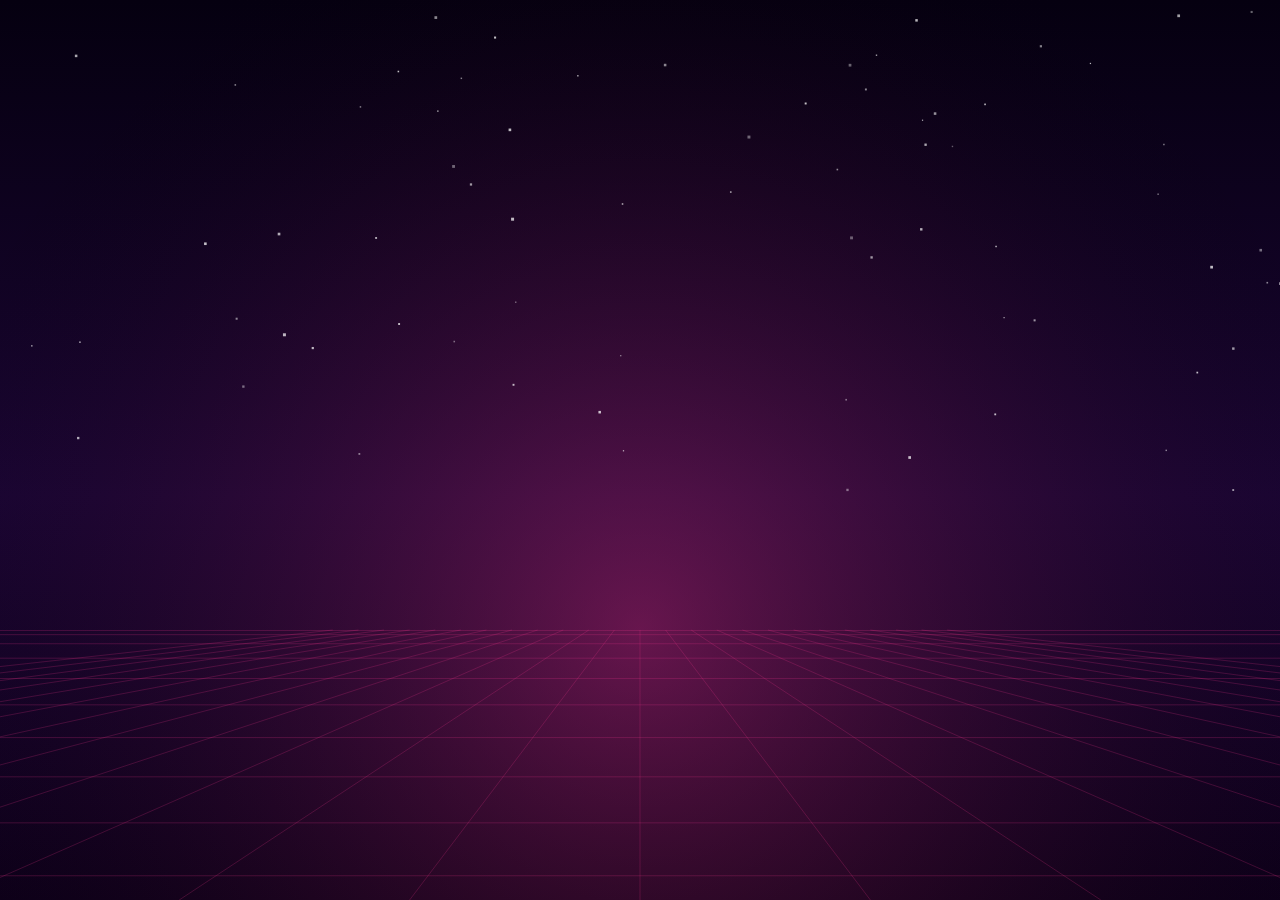
<file: index.html>
<!doctype html>
<html lang="fr">
  <head>
    <meta charset="UTF-8" />
    <meta name="viewport" content="width=device-width, initial-scale=1, viewport-fit=cover" />
    <meta name="theme-color" content="#0d0019" />
    <title>Estimatron</title>
    <meta name="description" content="Le jeu où l'on estime tout, au pif : temps, poids, vitesse… et la question du jour." />
    <meta property="og:title" content="Estimatron" />
    <meta property="og:description" content="Estime tout, au pif. Une nouvelle question chaque jour." />
    <script type="module" crossorigin src="./assets/index-BxFx23bN.js"></script>
    <link rel="stylesheet" crossorigin href="./assets/index-BqeMxGII.css">
  </head>
  <body>
    <canvas id="background"></canvas>
    <div id="app"></div>
  </body>
</html>
</file>
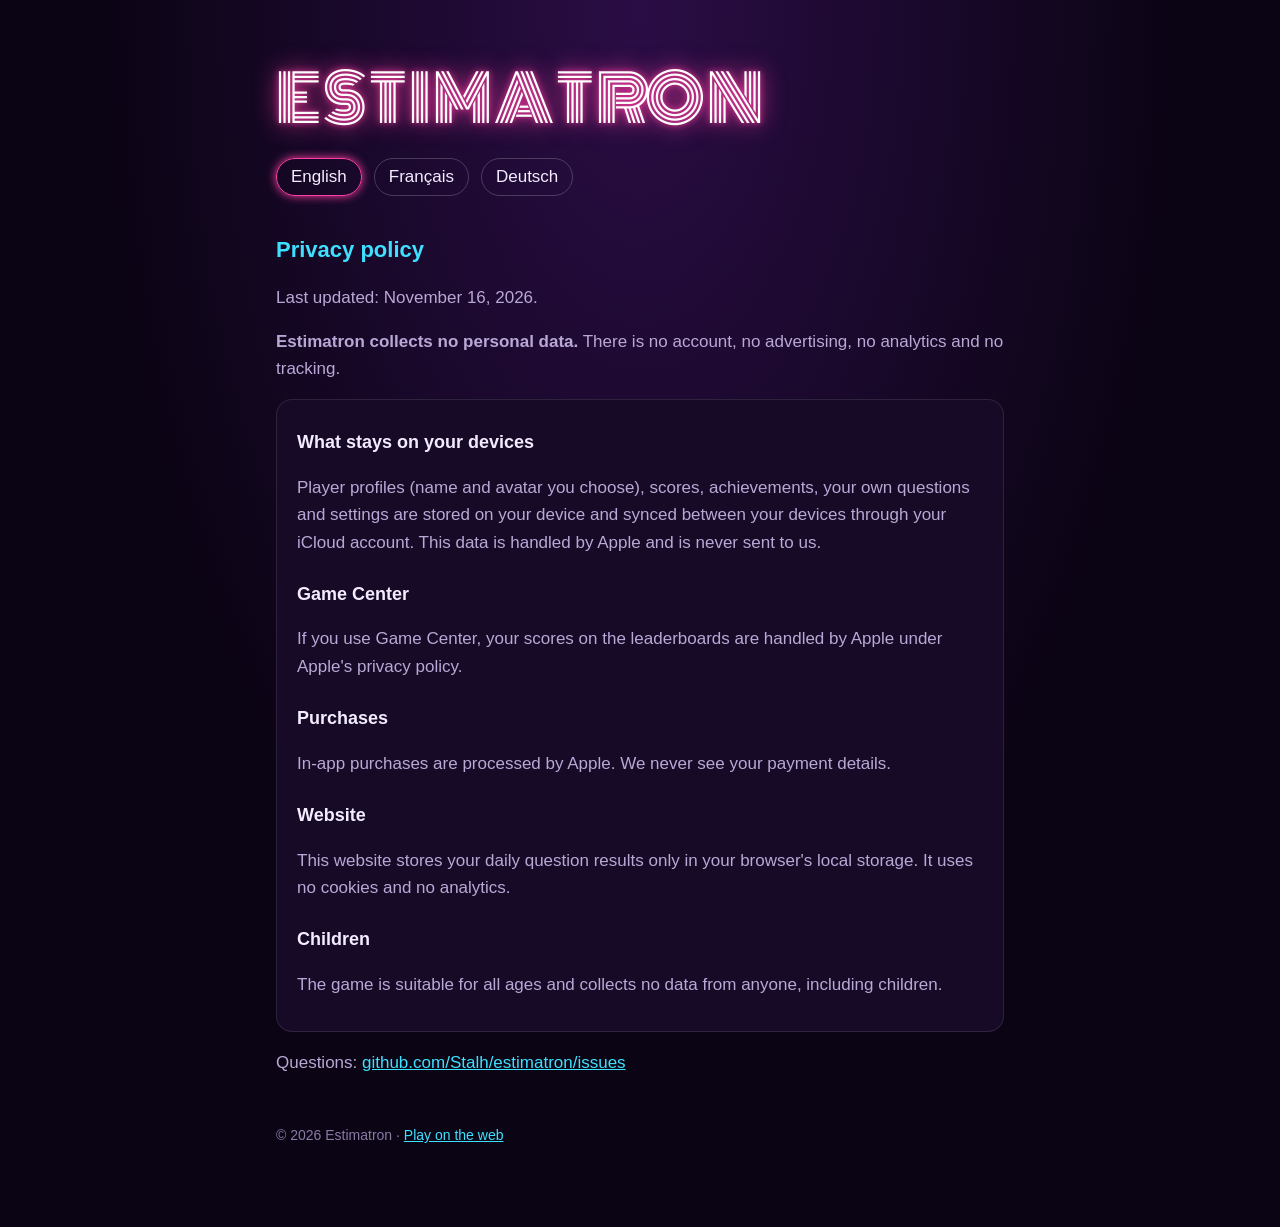
<file: privacy/index.html>
<!doctype html>
<html lang="en">
<head>
  <meta charset="utf-8" />
  <meta name="viewport" content="width=device-width, initial-scale=1" />
  <title>Estimatron – Privacy</title>
  <link rel="stylesheet" href="../page.css" />
</head>
<body>
<main>
  <h1>ESTIMATRON</h1>
  <nav class="lang">
    <a data-lang="en" href="?lang=en">English</a>
    <a data-lang="fr" href="?lang=fr">Français</a>
    <a data-lang="de" href="?lang=de">Deutsch</a>
  </nav>

  <section lang="en">
    <h2>Privacy policy</h2>
    <p>Last updated: November 16, 2026.</p>
    <p><strong>Estimatron collects no personal data.</strong> There is no account, no advertising, no analytics and no tracking.</p>
    <div class="card">
      <h3>What stays on your devices</h3>
      <p>Player profiles (name and avatar you choose), scores, achievements, your own questions and settings are stored on your device and synced between your devices through your iCloud account. This data is handled by Apple and is never sent to us.</p>
      <h3>Game Center</h3>
      <p>If you use Game Center, your scores on the leaderboards are handled by Apple under Apple's privacy policy.</p>
      <h3>Purchases</h3>
      <p>In-app purchases are processed by Apple. We never see your payment details.</p>
      <h3>Website</h3>
      <p>This website stores your daily question results only in your browser's local storage. It uses no cookies and no analytics.</p>
      <h3>Children</h3>
      <p>The game is suitable for all ages and collects no data from anyone, including children.</p>
    </div>
    <p>Questions: <a href="https://github.com/Stalh/estimatron/issues">github.com/Stalh/estimatron/issues</a></p>
  </section>

  <section lang="fr">
    <h2>Politique de confidentialité</h2>
    <p>Dernière mise à jour : 16 novembre 2026.</p>
    <p><strong>Estimatron ne collecte aucune donnée personnelle.</strong> Pas de compte, pas de publicité, pas de statistiques, pas de pistage.</p>
    <div class="card">
      <h3>Ce qui reste sur vos appareils</h3>
      <p>Les profils de joueurs (nom et avatar que vous choisissez), les scores, les succès, vos questions et vos réglages sont enregistrés sur votre appareil et synchronisés entre vos appareils par votre compte iCloud. Ces données sont gérées par Apple et ne nous sont jamais transmises.</p>
      <h3>Game Center</h3>
      <p>Si vous utilisez Game Center, vos scores dans les classements sont gérés par Apple, selon sa politique de confidentialité.</p>
      <h3>Achats</h3>
      <p>Les achats intégrés sont traités par Apple. Nous ne voyons jamais vos informations de paiement.</p>
      <h3>Site web</h3>
      <p>Ce site enregistre vos résultats de la question du jour uniquement dans le stockage local de votre navigateur. Il n'utilise ni cookies ni statistiques.</p>
      <h3>Enfants</h3>
      <p>Le jeu convient à tous les âges et ne collecte aucune donnée, enfants compris.</p>
    </div>
    <p>Questions : <a href="https://github.com/Stalh/estimatron/issues">github.com/Stalh/estimatron/issues</a></p>
  </section>

  <section lang="de">
    <h2>Datenschutzerklärung</h2>
    <p>Stand: 16. November 2026.</p>
    <p><strong>Estimatron erhebt keine personenbezogenen Daten.</strong> Kein Konto, keine Werbung, keine Statistiken, kein Tracking.</p>
    <div class="card">
      <h3>Was auf deinen Geräten bleibt</h3>
      <p>Spielerprofile (Name und Avatar, die du wählst), Punkte, Erfolge, eigene Fragen und Einstellungen werden auf deinem Gerät gespeichert und über deinen iCloud-Account zwischen deinen Geräten synchronisiert. Diese Daten verwaltet Apple; sie werden nie an uns übertragen.</p>
      <h3>Game Center</h3>
      <p>Wenn du Game Center nutzt, verwaltet Apple deine Punkte in den Ranglisten gemäß der Datenschutzrichtlinie von Apple.</p>
      <h3>Käufe</h3>
      <p>In-App-Käufe werden von Apple abgewickelt. Deine Zahlungsdaten sehen wir nie.</p>
      <h3>Website</h3>
      <p>Diese Website speichert deine Ergebnisse der Frage des Tages nur im lokalen Speicher deines Browsers. Sie verwendet keine Cookies und keine Statistiken.</p>
      <h3>Kinder</h3>
      <p>Das Spiel ist für alle Altersgruppen geeignet und erhebt von niemandem Daten, auch nicht von Kindern.</p>
    </div>
    <p>Fragen: <a href="https://github.com/Stalh/estimatron/issues">github.com/Stalh/estimatron/issues</a></p>
  </section>

  <footer>© 2026 Estimatron · <a href="../">Play on the web</a></footer>
</main>
<script src="../page.js"></script>
</body>
</html>
</file>
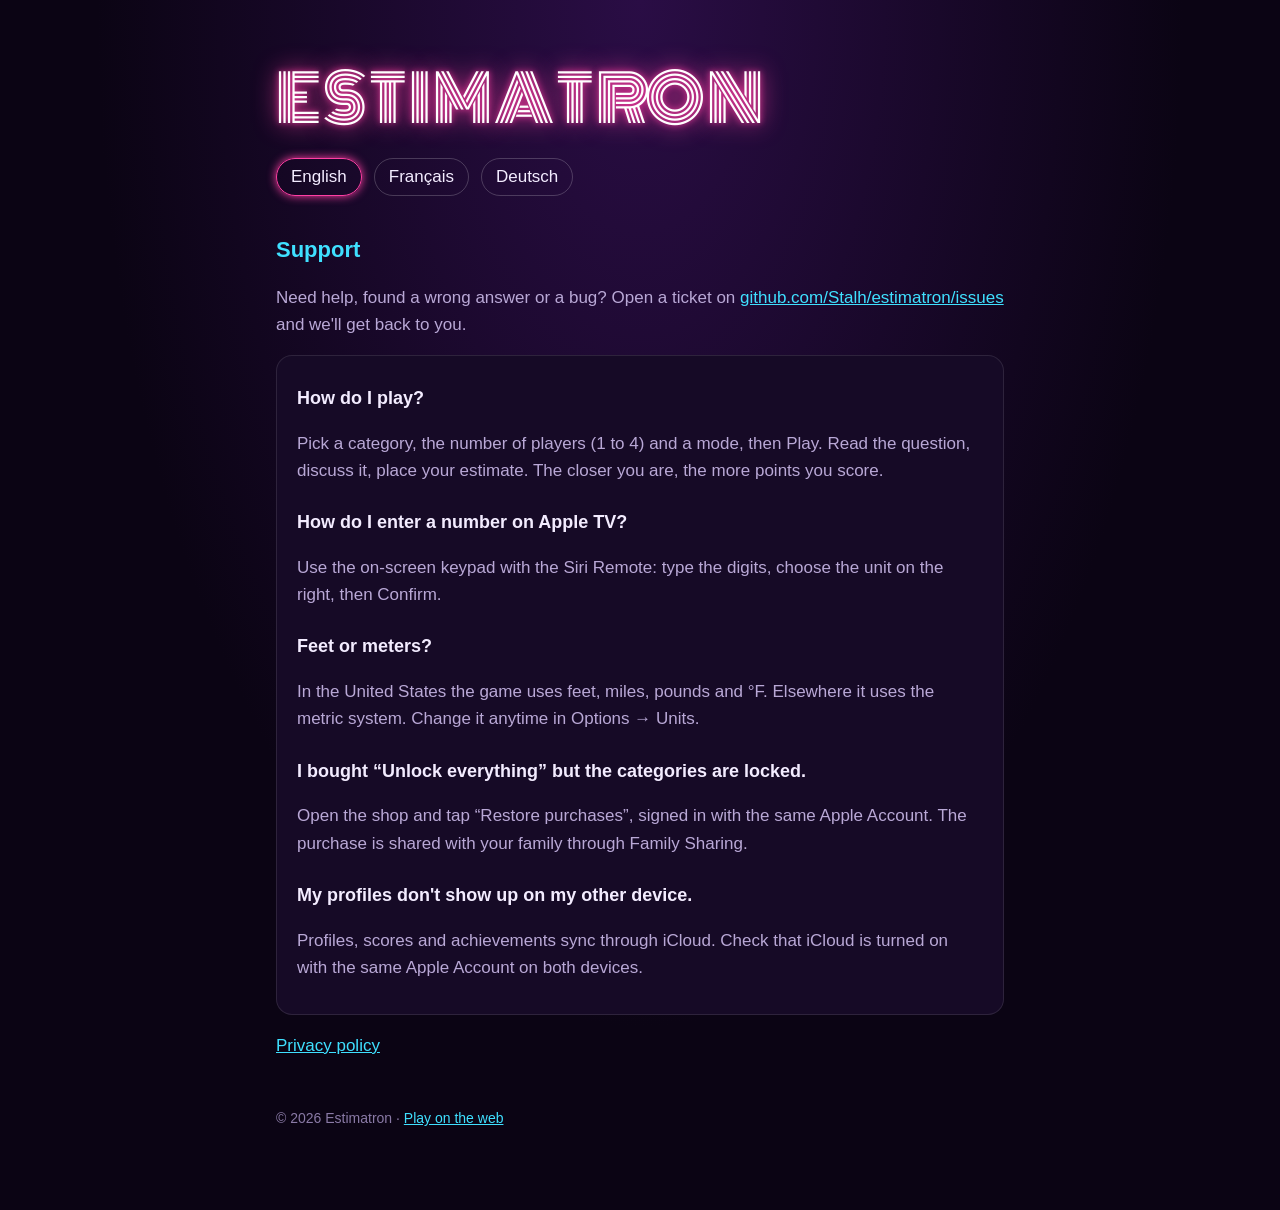
<file: support/index.html>
<!doctype html>
<html lang="en">
<head>
  <meta charset="utf-8" />
  <meta name="viewport" content="width=device-width, initial-scale=1" />
  <title>Estimatron – Support</title>
  <link rel="stylesheet" href="../page.css" />
</head>
<body>
<main>
  <h1>ESTIMATRON</h1>
  <nav class="lang">
    <a data-lang="en" href="?lang=en">English</a>
    <a data-lang="fr" href="?lang=fr">Français</a>
    <a data-lang="de" href="?lang=de">Deutsch</a>
  </nav>

  <section lang="en">
    <h2>Support</h2>
    <p>Need help, found a wrong answer or a bug? Open a ticket on
      <a href="https://github.com/Stalh/estimatron/issues">github.com/Stalh/estimatron/issues</a>
      and we'll get back to you.</p>
    <div class="card">
      <h3>How do I play?</h3>
      <p>Pick a category, the number of players (1 to 4) and a mode, then Play. Read the question, discuss it, place your estimate. The closer you are, the more points you score.</p>
      <h3>How do I enter a number on Apple TV?</h3>
      <p>Use the on-screen keypad with the Siri Remote: type the digits, choose the unit on the right, then Confirm.</p>
      <h3>Feet or meters?</h3>
      <p>In the United States the game uses feet, miles, pounds and °F. Elsewhere it uses the metric system. Change it anytime in Options → Units.</p>
      <h3>I bought “Unlock everything” but the categories are locked.</h3>
      <p>Open the shop and tap “Restore purchases”, signed in with the same Apple Account. The purchase is shared with your family through Family Sharing.</p>
      <h3>My profiles don't show up on my other device.</h3>
      <p>Profiles, scores and achievements sync through iCloud. Check that iCloud is turned on with the same Apple Account on both devices.</p>
    </div>
    <p><a href="../privacy/?lang=en">Privacy policy</a></p>
  </section>

  <section lang="fr">
    <h2>Assistance</h2>
    <p>Besoin d'aide, une réponse fausse ou un bug ? Ouvrez un ticket sur
      <a href="https://github.com/Stalh/estimatron/issues">github.com/Stalh/estimatron/issues</a>,
      nous vous répondrons.</p>
    <div class="card">
      <h3>Comment jouer ?</h3>
      <p>Choisissez une catégorie, le nombre de joueurs (1 à 4) et un mode, puis Jouer. Lisez la question, discutez, placez votre estimation. Plus vous êtes proche, plus vous marquez de points.</p>
      <h3>Comment taper un nombre sur Apple TV ?</h3>
      <p>Avec le pavé numérique à l'écran et la télécommande Siri : tapez les chiffres, choisissez l'unité à droite, puis Valider.</p>
      <h3>Mètres ou pieds ?</h3>
      <p>Le jeu utilise le système métrique, sauf aux États-Unis (pieds, miles, livres, °F). Changez-le à tout moment dans Options → Unités.</p>
      <h3>J'ai acheté « Tout débloquer » mais les catégories restent verrouillées.</h3>
      <p>Ouvrez la boutique et touchez « Restaurer les achats », avec le même compte Apple. L'achat est partagé avec votre famille via le partage familial.</p>
      <h3>Mes profils n'apparaissent pas sur mon autre appareil.</h3>
      <p>Profils, scores et succès se synchronisent par iCloud. Vérifiez qu'iCloud est activé avec le même compte Apple sur les deux appareils.</p>
    </div>
    <p><a href="../privacy/?lang=fr">Politique de confidentialité</a></p>
  </section>

  <section lang="de">
    <h2>Support</h2>
    <p>Brauchst du Hilfe, hast du eine falsche Antwort oder einen Fehler gefunden? Erstelle ein Ticket auf
      <a href="https://github.com/Stalh/estimatron/issues">github.com/Stalh/estimatron/issues</a>,
      wir melden uns.</p>
    <div class="card">
      <h3>Wie spielt man?</h3>
      <p>Wähle eine Kategorie, die Anzahl der Spieler (1 bis 4) und einen Modus, dann Spielen. Lies die Frage, diskutiert, gib deine Schätzung ab. Je näher du dran bist, desto mehr Punkte.</p>
      <h3>Wie gebe ich auf dem Apple TV eine Zahl ein?</h3>
      <p>Mit dem Ziffernblock auf dem Bildschirm und der Siri Remote: Ziffern eingeben, rechts die Einheit wählen, dann Bestätigen.</p>
      <h3>Meter oder Fuß?</h3>
      <p>Das Spiel nutzt das metrische System, außer in den USA (Fuß, Meilen, Pfund, °F). Ändern kannst du das jederzeit unter Optionen → Einheiten.</p>
      <h3>Ich habe „Alles freischalten“ gekauft, aber die Kategorien sind gesperrt.</h3>
      <p>Öffne den Shop und tippe auf „Käufe wiederherstellen“, mit demselben Apple Account. Der Kauf wird über die Familienfreigabe geteilt.</p>
      <h3>Meine Profile erscheinen nicht auf meinem anderen Gerät.</h3>
      <p>Profile, Punkte und Erfolge werden über iCloud synchronisiert. Prüfe, ob iCloud auf beiden Geräten mit demselben Apple Account aktiv ist.</p>
    </div>
    <p><a href="../privacy/?lang=de">Datenschutzerklärung</a></p>
  </section>

  <footer>© 2026 Estimatron · <a href="../">Play on the web</a></footer>
</main>
<script src="../page.js"></script>
</body>
</html>
</file>
<file: assets/index-BqeMxGII.css>
@font-face{font-family:"Press Start 2P";src:url(../fonts/PressStart2P-Regular.ttf);font-display:swap}@font-face{font-family:Monoton;src:url(../fonts/Monoton-Regular.ttf);font-display:swap}:root{--brand: #ff388f;--panel: rgba(10, 5, 26, .75);--pixel: "Press Start 2P", monospace;--round: ui-rounded, "SF Pro Rounded", system-ui, -apple-system, "Segoe UI", sans-serif;color-scheme:dark}*{box-sizing:border-box}html,body{margin:0;height:100%;background:#0d0019;color:#fff;font-family:var(--round);overflow-x:hidden}button{font:inherit;color:inherit}#background{position:fixed;top:0;right:0;bottom:0;left:0;width:100%;height:100%;z-index:0}#app{position:relative;z-index:1;min-height:100%;display:flex;justify-content:center}.screen{width:100%;max-width:720px;min-height:100dvh;padding:max(24px,env(safe-area-inset-top)) 16px max(24px,env(safe-area-inset-bottom));display:flex;flex-direction:column;align-items:center;gap:18px}.crt-in{animation:crt .38s cubic-bezier(.2,.9,.3,1.15)}@keyframes crt{0%{transform:scaleY(.03);filter:brightness(2.2);opacity:0}60%{opacity:1}to{transform:none;filter:none}}.neon{text-shadow:0 0 4px var(--tint, var(--brand)),0 0 14px var(--tint, var(--brand)),0 0 30px var(--tint, var(--brand))}.home{justify-content:center;text-align:center;position:relative}.logo{font-family:"Monoton",var(--pixel);font-weight:400;margin:0;color:#fff;font-size:clamp(42px,13vw,96px);letter-spacing:.02em;text-shadow:0 0 6px var(--brand),0 0 20px var(--brand),0 0 44px var(--brand);animation:flicker 5.3s infinite}@keyframes flicker{0%,86%,89%,92%,to{opacity:1}87%,90%{opacity:.35}}.tagline{margin:0;color:#ffffffa6;font-size:17px}.categories{display:flex;gap:22px;margin:14px 0 6px}.cat{display:flex;flex-direction:column;align-items:center;gap:8px;font:9px var(--pixel);color:#fffc}.menu{display:flex;flex-direction:column;gap:14px;width:min(100%,340px)}.records{display:flex;flex-direction:column;gap:6px;font:9px var(--pixel);color:#ffffff8c;min-height:12px}.footer{color:#fff6;font-size:13px;max-width:320px;margin-top:8px}.sound{position:absolute;top:max(16px,env(safe-area-inset-top));right:16px;background:none;border:0;padding:8px;cursor:pointer}.btn{display:inline-flex;align-items:center;justify-content:center;gap:12px;min-height:56px;padding:0 24px;border-radius:999px;cursor:pointer;font:13px var(--pixel);letter-spacing:.02em;transition:transform .12s,filter .12s;-webkit-tap-highlight-color:transparent}.btn:active{transform:scale(1.04,.9);filter:brightness(.9)}.btn:focus-visible{outline:3px solid #fff;outline-offset:3px}.btn.primary{border:1.5px solid rgba(255,255,255,.4);color:#000000d9;background:linear-gradient(var(--tint, var(--brand)),color-mix(in srgb,var(--tint, var(--brand)) 70%,transparent));box-shadow:0 0 12px var(--tint, var(--brand)),0 0 30px color-mix(in srgb,var(--tint, var(--brand)) 50%,transparent)}.btn.secondary{border-radius:6px;color:#fff;background:var(--panel);border:2px solid color-mix(in srgb,var(--tint, var(--brand)) 80%,transparent);box-shadow:0 0 8px color-mix(in srgb,var(--tint, var(--brand)) 60%,transparent);clip-path:polygon(8px 0,calc(100% - 8px) 0,calc(100% - 8px) 4px,calc(100% - 4px) 4px,calc(100% - 4px) 8px,100% 8px,100% calc(100% - 8px),calc(100% - 4px) calc(100% - 8px),calc(100% - 4px) calc(100% - 4px),calc(100% - 8px) calc(100% - 4px),calc(100% - 8px) 100%,8px 100%,8px calc(100% - 4px),4px calc(100% - 4px),4px calc(100% - 8px),0 calc(100% - 8px),0 8px,4px 8px,4px 4px,8px 4px)}.btn-icon{font-family:var(--round);font-size:18px}.row{display:flex;gap:14px;flex-wrap:wrap;justify-content:center}.round{--tint: var(--brand)}.round-top{width:100%;display:flex;justify-content:space-between;align-items:center;gap:12px;font:10px var(--pixel);color:#ffffffb3}.progress{display:flex;gap:4px;align-items:center}.progress span{width:10px;height:10px;background:#ffffff26}.progress span.done{background:color-mix(in srgb,var(--tint) 60%,transparent)}.progress span.now{background:var(--tint);box-shadow:0 0 8px var(--tint);width:18px}.progress b{margin-left:10px;color:#fff;font-size:13px;text-shadow:0 0 8px var(--tint)}.badge{display:flex;align-items:center;gap:8px}.badge b{font-size:13px;color:#ffe033}.badge span{border:1.5px solid rgba(255,255,255,.3);border-radius:999px;padding:4px 8px;font-size:8px}.prompt{margin:6px 0 0;text-align:center;font-size:clamp(20px,5.4vw,30px);font-weight:700;line-height:1.25}.instrument{flex:none}.axis{width:100%;padding:0 6px}.track{position:relative;height:14px;border-radius:999px;background:#ffffff1f;cursor:pointer;touch-action:none;margin:44px 0 10px;outline:none}.track:focus-visible{box-shadow:0 0 0 2px #fff9}.fill{position:absolute;inset:0 auto 0 0;border-radius:999px;background:var(--tint);box-shadow:0 0 12px var(--tint)}.thumb{position:absolute;top:50%;width:10px;height:40px;border-radius:6px;background:#fff;transform:translate(-50%,-50%);box-shadow:0 0 12px var(--tint)}.locked .thumb{opacity:.6}.instrument{transition:transform .45s cubic-bezier(.2,.9,.3,1),margin .45s}.locked .instrument{transform:scale(.72);margin:-40px 0 -50px}.locked .prompt{font-size:clamp(16px,4.4vw,22px)}.locked .bounds{visibility:hidden}.bounds{display:flex;justify-content:space-between;color:#ffffff59;font-size:14px}.mark{position:absolute;transform:translate(-50%);white-space:nowrap;font:10px var(--pixel);padding:6px 8px;border-radius:8px;text-align:center;animation:pop .35s cubic-bezier(.2,1.4,.4,1)}.mark small{display:block;font:600 11px var(--round);opacity:.7;margin-bottom:3px}.mark.answer{bottom:26px;background:#fff;color:#120026}.mark.guess{top:26px;background:var(--panel);border:1.5px solid rgba(255,255,255,.4)}@keyframes pop{0%{transform:translate(-50%) scale(.4);opacity:0}}.round-footer{width:100%;display:flex;flex-direction:column;align-items:center;gap:14px;margin-top:16px}.locked .round-footer{margin-top:34px}.hint{margin:0;color:#ffffff59;font-size:13px;text-align:center}.verdict{display:flex;align-items:baseline;gap:16px;animation:pop2 .4s cubic-bezier(.2,1.4,.4,1)}.verdict .word{font-size:30px;font-weight:900;color:var(--v);text-shadow:0 0 14px var(--v)}.verdict .points{font:22px var(--pixel)}@keyframes pop2{0%{transform:scale(.6);opacity:0}}.fact{margin:0;max-width:520px;text-align:center;color:#ffffffbf;line-height:1.4}.fact small{color:#fff6}.survival-line{display:flex;align-items:center;gap:10px;font:11px var(--pixel);color:#ffe033;padding:10px 16px;border:1.5px solid rgba(255,224,51,.5);background:#ffe03314}.survival-line.off{color:#fff9;border-color:#ffffff40;background:none}.end{justify-content:center;text-align:center;gap:12px}.kicker{margin:0;color:#fff9;font:11px var(--pixel)}.big{font:clamp(56px,18vw,110px) var(--pixel);text-shadow:0 0 8px var(--brand),0 0 26px var(--brand)}.rank{font-size:28px;font-weight:900;color:var(--brand);text-shadow:0 0 14px var(--brand)}.record{margin:0 0 12px;font:11px var(--pixel);color:#ffe033}.pixel-icon{image-rendering:pixelated}.toast{position:fixed;left:50%;bottom:40px;transform:translate(-50%);z-index:9;padding:12px 18px;border-radius:10px;background:#fff;color:#120026;font-weight:700;animation:pop2 .3s}
</file>
<file: page.css>
:root { color-scheme: dark; --bg: #0b0414; --panel: #160a26; --text: #f3ecff; --muted: #b9a8d6; --neon: #ff3fa4; --cyan: #3fe0ff; }
* { box-sizing: border-box; }
body { margin: 0; background: radial-gradient(ellipse at top, #2a0d45 0%, var(--bg) 60%); color: var(--text);
  font: 17px/1.6 -apple-system, BlinkMacSystemFont, "Segoe UI", Roboto, sans-serif; min-height: 100vh; }
main { max-width: 760px; margin: 0 auto; padding: 48px 16px 80px; }
h1 { font-family: "Monoton", sans-serif; font-weight: 400; font-size: clamp(36px, 8vw, 64px); margin: 0 0 8px;
  color: #fff; text-shadow: 0 0 6px var(--neon), 0 0 24px var(--neon); letter-spacing: 2px; }
h2 { color: var(--cyan); font-size: 22px; margin: 36px 0 8px; }
h3 { font-size: 18px; margin: 24px 0 4px; }
p, li { color: var(--muted); }
a { color: var(--cyan); }
nav.lang { display: flex; gap: 12px; margin: 8px 0 24px; }
nav.lang a { text-decoration: none; border: 1px solid #ffffff33; border-radius: 999px; padding: 4px 14px; color: var(--text); }
nav.lang a.on { border-color: var(--neon); box-shadow: 0 0 10px var(--neon); }
section[lang] { display: none; }
section[lang].on { display: block; }
.card { background: var(--panel); border: 1px solid #ffffff1a; border-radius: 16px; padding: 4px 20px 16px; margin-top: 16px; }
footer { margin-top: 48px; font-size: 14px; color: #8a7aa6; }
@font-face { font-family: "Monoton"; src: url("fonts/Monoton-Regular.ttf"); }
</file>
